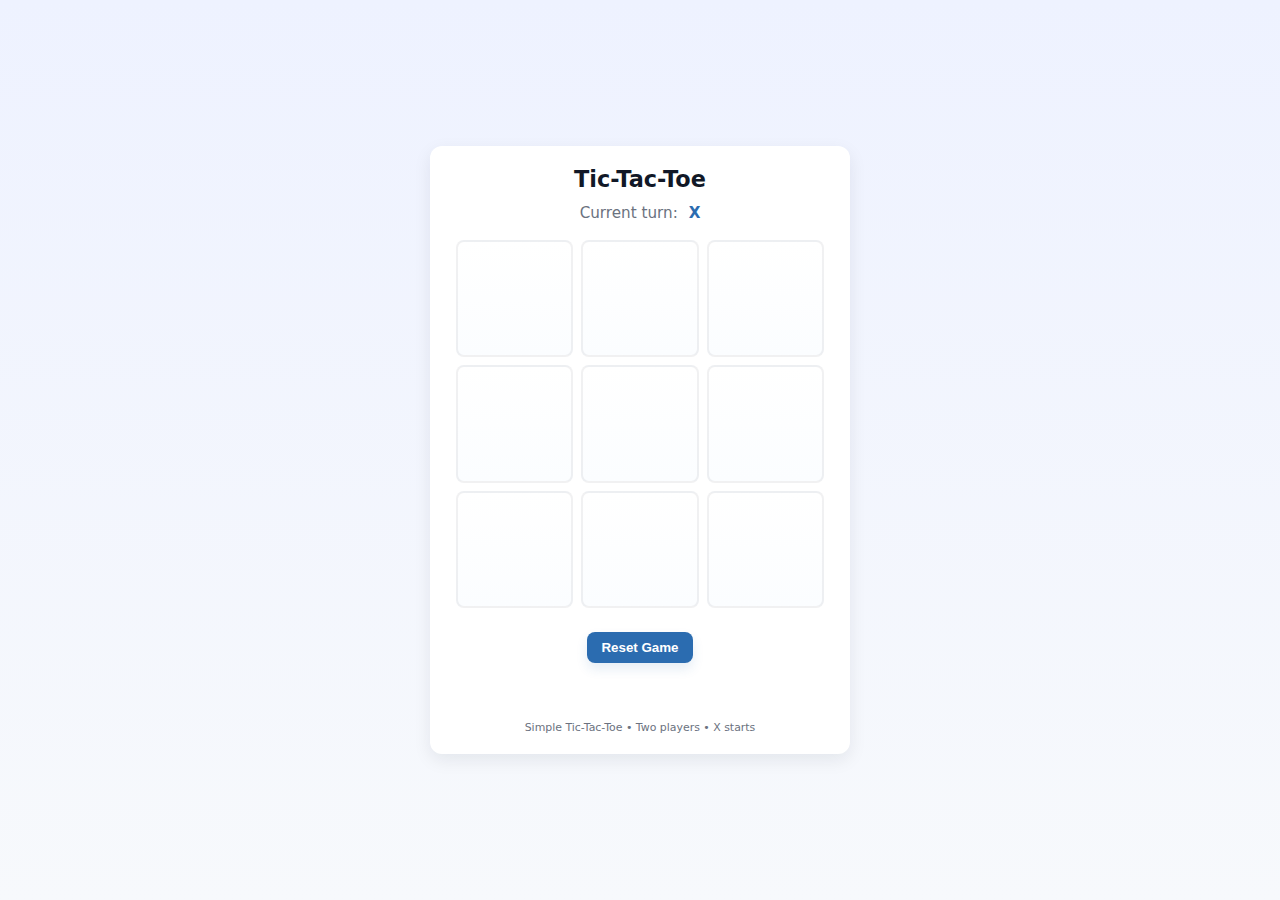
<file: task 3/index.html>
<!doctype html>
<html lang="en">
<head>
  <meta charset="utf-8" />
  <meta name="viewport" content="width=device-width,initial-scale=1" />
  <title>Tic-Tac-Toe</title>
  <link rel="stylesheet" href="style.css" />
  <script src="script.js" defer></script>
</head>
<body>
  <main class="container">
    <h1>Tic-Tac-Toe</h1>

    <section class="game">
      <div class="status" id="status">Current turn: <span id="currentPlayer">X</span></div>

      <div class="board" id="board" role="grid" aria-label="Tic Tac Toe board">
        <!-- Nine cells; JS will wire these up -->
        <button class="cell" data-index="0" aria-label="Cell 1" role="gridcell"></button>
        <button class="cell" data-index="1" aria-label="Cell 2" role="gridcell"></button>
        <button class="cell" data-index="2" aria-label="Cell 3" role="gridcell"></button>

        <button class="cell" data-index="3" aria-label="Cell 4" role="gridcell"></button>
        <button class="cell" data-index="4" aria-label="Cell 5" role="gridcell"></button>
        <button class="cell" data-index="5" aria-label="Cell 6" role="gridcell"></button>

        <button class="cell" data-index="6" aria-label="Cell 7" role="gridcell"></button>
        <button class="cell" data-index="7" aria-label="Cell 8" role="gridcell"></button>
        <button class="cell" data-index="8" aria-label="Cell 9" role="gridcell"></button>
      </div>

      <div class="controls">
        <button id="resetButton" class="btn">Reset Game</button>
      </div>

      <div id="message" class="message" aria-live="polite"></div>
    </section>

    <footer class="footer">
      <small>Simple Tic-Tac-Toe • Two players • X starts</small>
    </footer>
  </main>
</body>
</html>
</file>
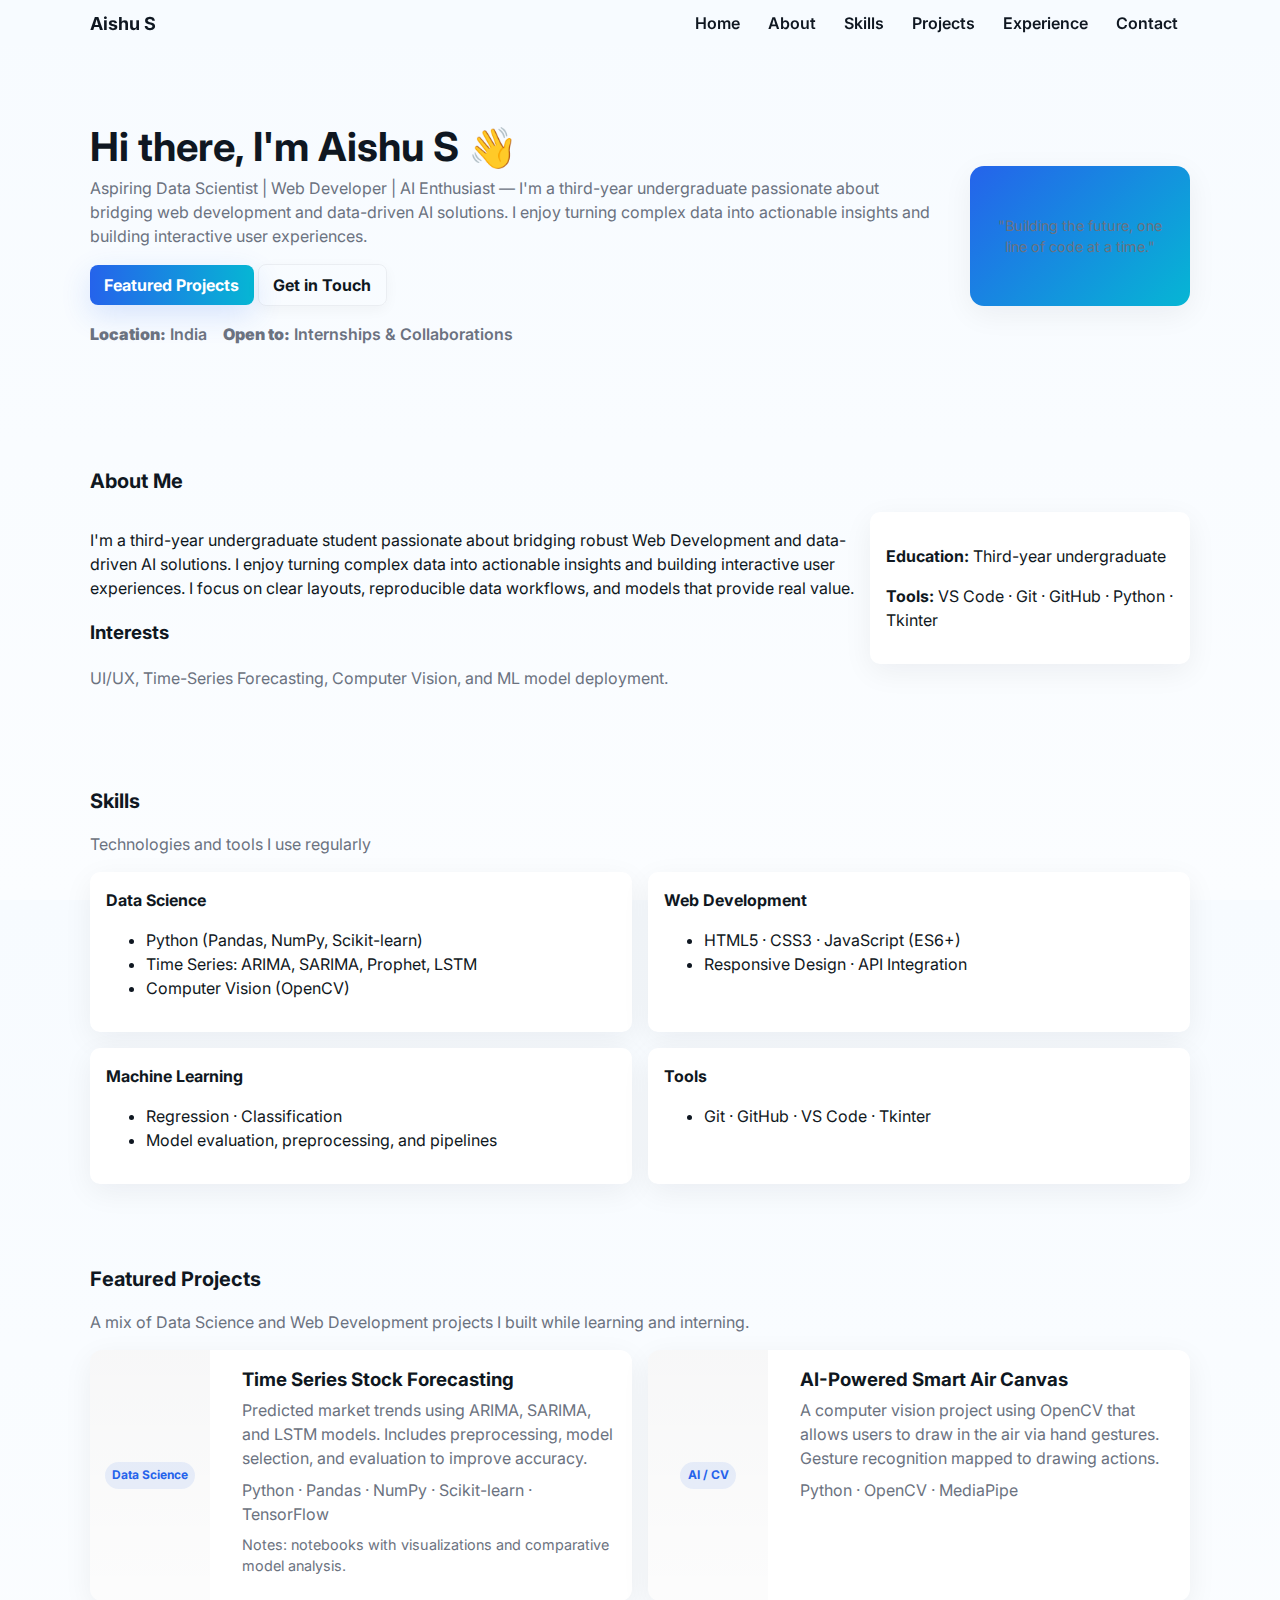
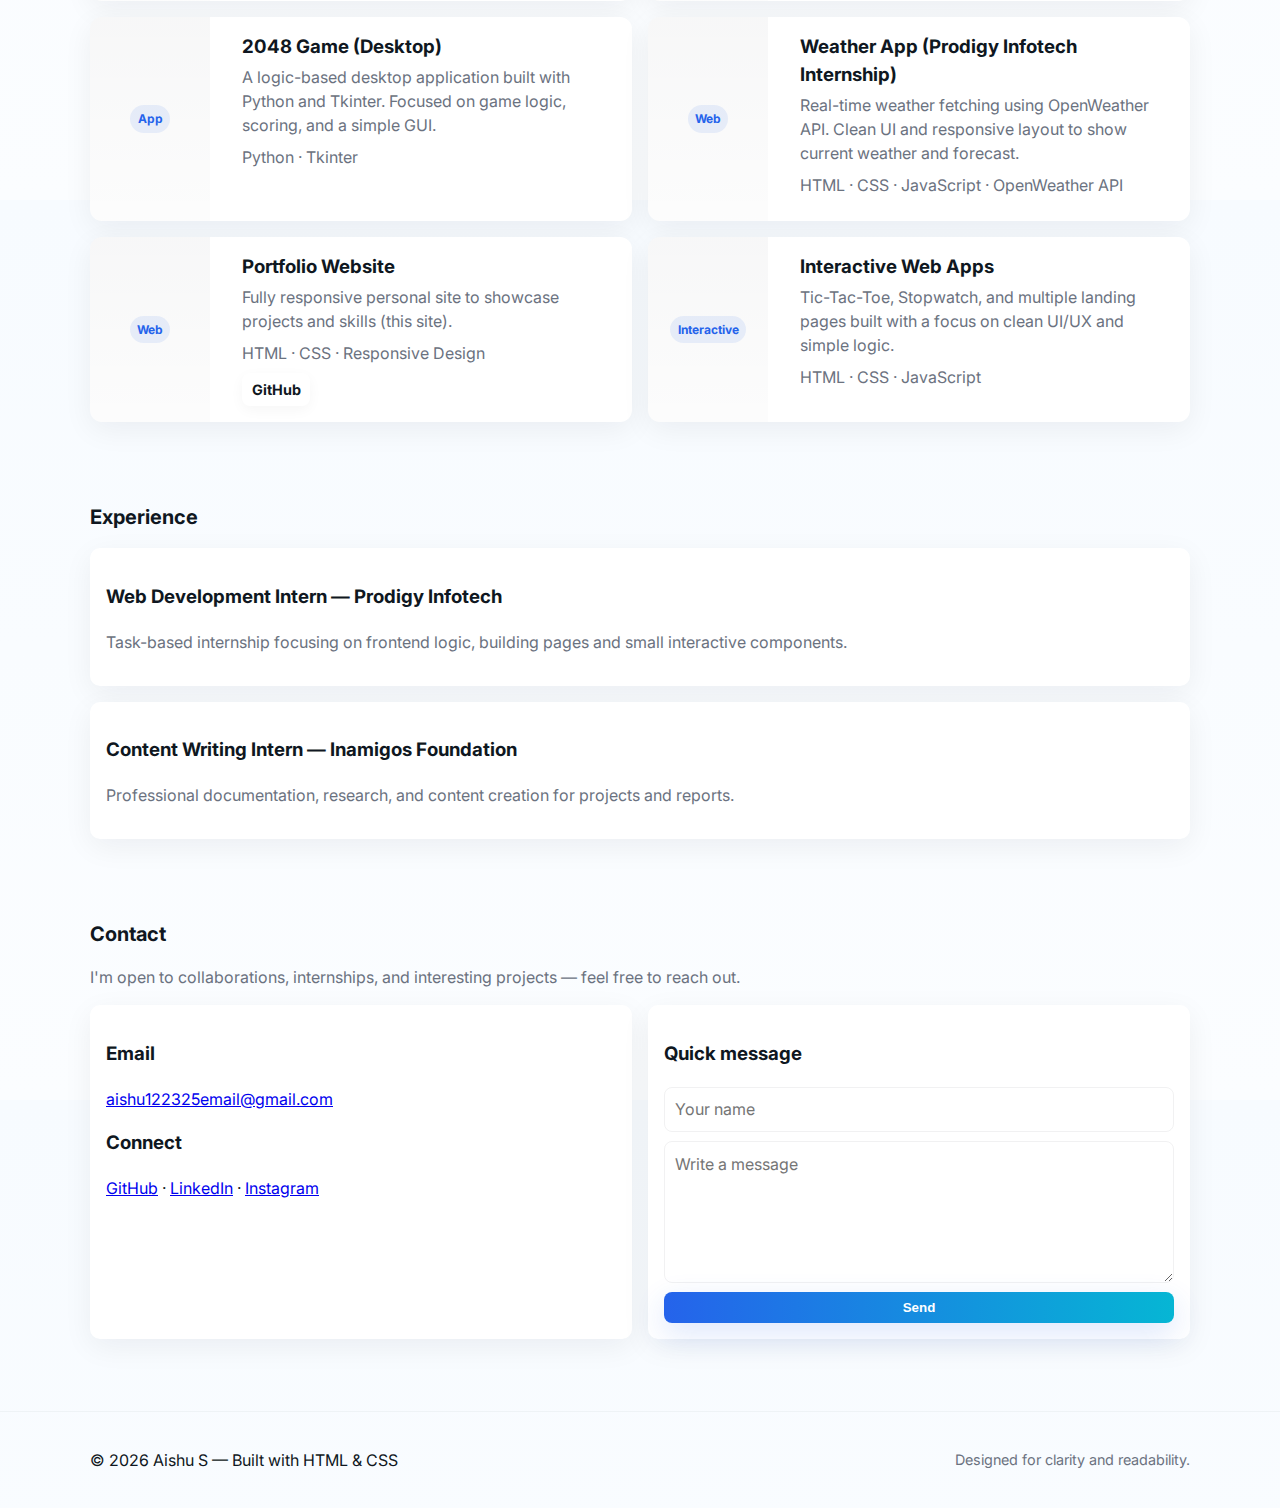
<file: task 4/index.html>
<!doctype html>
<html lang="en">
<head>
  <meta charset="utf-8" />
  <meta name="viewport" content="width=device-width,initial-scale=1" />
  <title>Aishu S — Portfolio</title>

  <!-- Google Font -->
  <link href="https://fonts.googleapis.com/css2?family=Inter:wght@300;400;600;700&display=swap" rel="stylesheet">

  <link rel="stylesheet" href="style.css">
  <meta name="description" content="Aishu S — Aspiring Data Scientist & Web Developer. Portfolio showcasing skills, projects, and contact information.">
</head>
<body>
  <header class="site-header" id="home">
    <div class="container header-inner">
      <a class="brand" href="#home">Aishu S</a>

      <!-- Mobile nav toggle (CSS only) -->
      <input class="nav-toggle" type="checkbox" id="nav-toggle" aria-hidden="true">
      <label class="nav-toggle-label" for="nav-toggle" aria-hidden="true" aria-label="Open navigation">
        <span></span>
      </label>

      <nav class="site-nav" aria-label="Main navigation">
        <ul>
          <li><a href="#home">Home</a></li>
          <li><a href="#about">About</a></li>
          <li><a href="#skills">Skills</a></li>
          <li><a href="#projects">Projects</a></li>
          <li><a href="#experience">Experience</a></li>
          <li><a href="#contact">Contact</a></li>
        </ul>
      </nav>
    </div>
  </header>

  <main>
    <!-- Hero / Home -->
    <section class="hero container">
      <div class="hero-content">
        <h1>Hi there, I'm Aishu S <span class="wave">👋</span></h1>
        <p class="lead">Aspiring Data Scientist | Web Developer | AI Enthusiast — I'm a third-year undergraduate passionate about bridging web development and data-driven AI solutions. I enjoy turning complex data into actionable insights and building interactive user experiences.</p>

        <div class="hero-ctas">
          <a class="btn primary" href="#projects">Featured Projects</a>
          <a class="btn outline" href="#contact">Get in Touch</a>
        </div>

        <ul class="quick-info">
          <li><strong>Location:</strong> India</li>
          <li><strong>Open to:</strong> Internships & Collaborations</li>
        </ul>
      </div>

      <div class="hero-art" aria-hidden="true">
        <div class="hero-card">
          <p class="muted small">"Building the future, one line of code at a time."</p>
        </div>
      </div>
    </section>

    <!-- About Me -->
    <section id="about" class="section container about">
      <h2>About Me</h2>
      <div class="about-grid">
        <div>
          <p>
            I'm a third-year undergraduate student passionate about bridging robust Web Development and data-driven AI solutions.
            I enjoy turning complex data into actionable insights and building interactive user experiences. I focus on clear layouts,
            reproducible data workflows, and models that provide real value.
          </p>

          <h3>Interests</h3>
          <p class="muted">UI/UX, Time-Series Forecasting, Computer Vision, and ML model deployment.</p>
        </div>

        <div class="about-stats">
          <p><strong>Education:</strong> Third-year undergraduate</p>
          <p><strong>Tools:</strong> VS Code · Git · GitHub · Python · Tkinter</p>
        </div>
      </div>
    </section>

    <!-- Skills -->
    <section id="skills" class="section container">
      <h2>Skills</h2>
      <p class="muted">Technologies and tools I use regularly</p>

      <div class="skills-list">
        <div class="skill-group">
          <h4>Data Science</h4>
          <ul>
            <li>Python (Pandas, NumPy, Scikit-learn)</li>
            <li>Time Series: ARIMA, SARIMA, Prophet, LSTM</li>
            <li>Computer Vision (OpenCV)</li>
          </ul>
        </div>

        <div class="skill-group">
          <h4>Web Development</h4>
          <ul>
            <li>HTML5 · CSS3 · JavaScript (ES6+)</li>
            <li>Responsive Design · API Integration</li>
          </ul>
        </div>

        <div class="skill-group">
          <h4>Machine Learning</h4>
          <ul>
            <li>Regression · Classification</li>
            <li>Model evaluation, preprocessing, and pipelines</li>
          </ul>
        </div>

        <div class="skill-group">
          <h4>Tools</h4>
          <ul>
            <li>Git · GitHub · VS Code · Tkinter</li>
          </ul>
        </div>
      </div>
    </section>

    <!-- Projects -->
    <section id="projects" class="section container">
      <h2>Featured Projects</h2>
      <p class="muted">A mix of Data Science and Web Development projects I built while learning and interning.</p>

      <div class="projects-grid">
        <article class="project-card">
          <div class="project-media" aria-hidden="true">
            <div class="project-tag">Data Science</div>
          </div>
          <div class="project-body">
            <h3>Time Series Stock Forecasting</h3>
            <p>Predicted market trends using ARIMA, SARIMA, and LSTM models. Includes preprocessing, model selection, and evaluation to improve accuracy.</p>
            <p class="tech">Python · Pandas · NumPy · Scikit-learn · TensorFlow</p>
            <p class="muted small">Notes: notebooks with visualizations and comparative model analysis.</p>
          </div>
        </article>

        <article class="project-card">
          <div class="project-media" aria-hidden="true">
            <div class="project-tag">AI / CV</div>
          </div>
          <div class="project-body">
            <h3>AI-Powered Smart Air Canvas</h3>
            <p>A computer vision project using OpenCV that allows users to draw in the air via hand gestures. Gesture recognition mapped to drawing actions.</p>
            <p class="tech">Python · OpenCV · MediaPipe</p>
          </div>
        </article>

        <article class="project-card">
          <div class="project-media" aria-hidden="true">
            <div class="project-tag">App</div>
          </div>
          <div class="project-body">
            <h3>2048 Game (Desktop)</h3>
            <p>A logic-based desktop application built with Python and Tkinter. Focused on game logic, scoring, and a simple GUI.</p>
            <p class="tech">Python · Tkinter</p>
          </div>
        </article>

        <article class="project-card">
          <div class="project-media" aria-hidden="true">
            <div class="project-tag">Web</div>
          </div>
          <div class="project-body">
            <h3>Weather App (Prodigy Infotech Internship)</h3>
            <p>Real-time weather fetching using OpenWeather API. Clean UI and responsive layout to show current weather and forecast.</p>
            <p class="tech">HTML · CSS · JavaScript · OpenWeather API</p>
          </div>
        </article>

        <article class="project-card">
          <div class="project-media" aria-hidden="true">
            <div class="project-tag">Web</div>
          </div>
          <div class="project-body">
            <h3>Portfolio Website</h3>
            <p>Fully responsive personal site to showcase projects and skills (this site).</p>
            <p class="tech">HTML · CSS · Responsive Design</p>
            <div class="project-links">
              <a class="btn small" href="https://github.com/aishu-codes" target="_blank" rel="noopener">GitHub</a>
            </div>
          </div>
        </article>

        <article class="project-card">
          <div class="project-media" aria-hidden="true">
            <div class="project-tag">Interactive</div>
          </div>
          <div class="project-body">
            <h3>Interactive Web Apps</h3>
            <p>Tic-Tac-Toe, Stopwatch, and multiple landing pages built with a focus on clean UI/UX and simple logic.</p>
            <p class="tech">HTML · CSS · JavaScript</p>
          </div>
        </article>
      </div>
    </section>

    <!-- Experience -->
    <section id="experience" class="section container">
      <h2>Experience</h2>
      <div class="experience-list">
        <div class="experience-item">
          <h3>Web Development Intern — Prodigy Infotech</h3>
          <p class="muted">Task-based internship focusing on frontend logic, building pages and small interactive components.</p>
        </div>

        <div class="experience-item">
          <h3>Content Writing Intern — Inamigos Foundation</h3>
          <p class="muted">Professional documentation, research, and content creation for projects and reports.</p>
        </div>
      </div>
    </section>

    <!-- Contact -->
    <section id="contact" class="section container contact">
      <h2>Contact</h2>
      <p class="muted">I'm open to collaborations, internships, and interesting projects — feel free to reach out.</p>

      <div class="contact-grid">
        <div class="contact-card">
          <h3>Email</h3>
          <p><a href="mailto:aishu122325email@gmail.com">aishu122325email@gmail.com</a></p>

          <h3>Connect</h3>
          <p>
            <a href="https://github.com/aishu-codes" target="_blank" rel="noopener">GitHub</a> ·
            <a href="#" target="_blank" rel="noopener">LinkedIn</a> ·
            <a href="https://instagram.com/aishu.codes" target="_blank" rel="noopener">Instagram</a>
          </p>
        </div>

        <div class="contact-card">
          <h3>Quick message</h3>
          <form class="contact-form" action="mailto:aishu122325email@gmail.com" method="get" accept-charset="utf-8">
            <label for="name" class="sr-only">Name</label>
            <input id="name" name="name" type="text" placeholder="Your name" required>

            <label for="message" class="sr-only">Message</label>
            <textarea id="message" name="message" rows="5" placeholder="Write a message" required></textarea>

            <button class="btn primary" type="submit">Send</button>
          </form>
        </div>
      </div>
    </section>
  </main>

  <footer class="site-footer">
    <div class="container footer-inner">
      <p>© <span id="year"></span> Aishu S — Built with HTML &amp; CSS</p>
      <p class="muted small">Designed for clarity and readability.</p>
    </div>
  </footer>

  <!-- Small inline script to update the year -->
  <script>
    document.getElementById('year').textContent = new Date().getFullYear();
  </script>
</body>
</html>
</file>
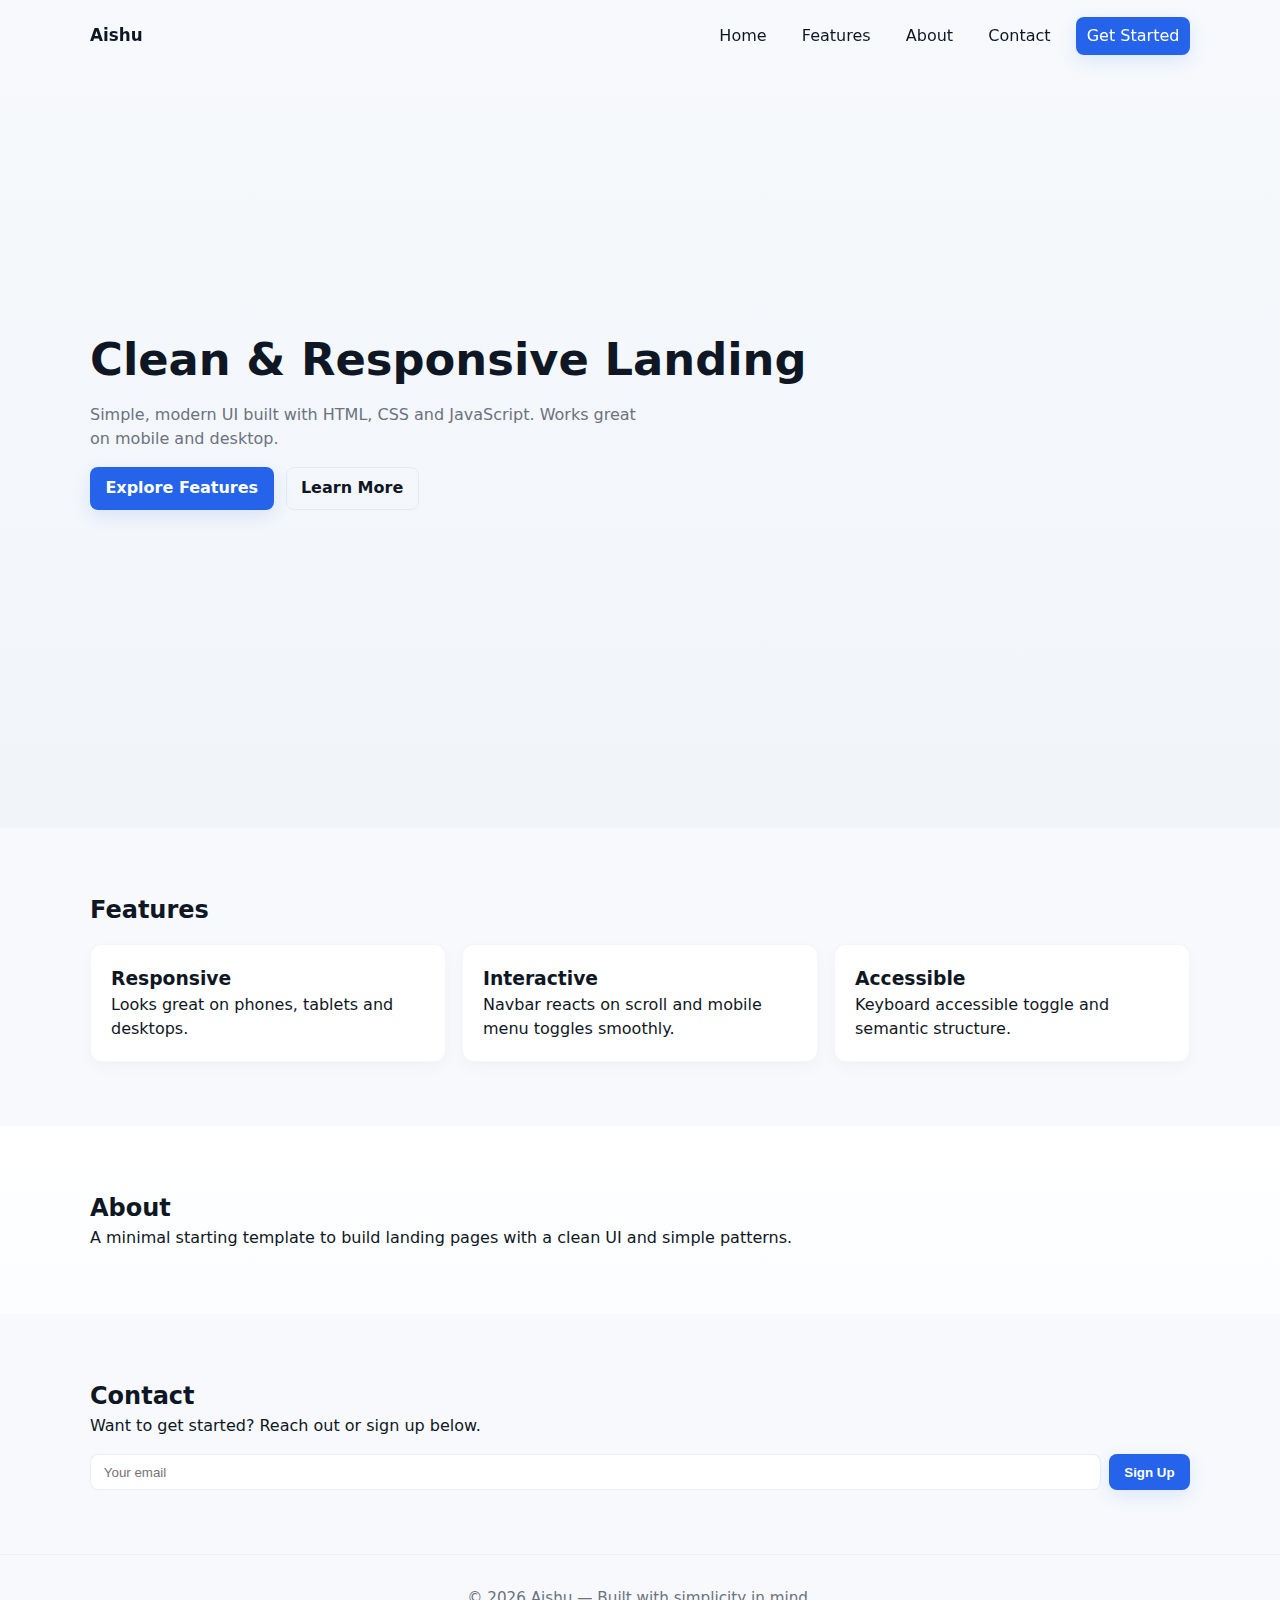
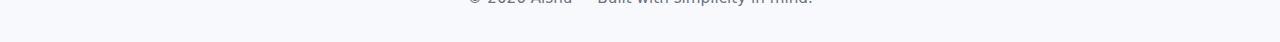
<file: task1/index.html>
<!doctype html>
<html lang="en">

<head>
    <meta charset="utf-8" />
    <meta name="viewport" content="width=device-width, initial-scale=1" />
    <title>Simple Responsive Landing</title>
    <meta name="description" content="Responsive landing page with scroll-reactive navbar." />
    <link rel="stylesheet" href="style.css" />
</head>

<body>
    <header>
        <nav class="navbar" id="navbar">
            <div class="container nav-inner">
                <a class="brand" href="#">Aishu</a>

                <button class="nav-toggle" id="navToggle" aria-controls="navMenu" aria-expanded="false"
                    aria-label="Toggle navigation">
                    <span class="hamburger"></span>
                </button>

                <ul class="nav-menu" id="navMenu">
                    <li><a href="#home">Home</a></li>
                    <li><a href="#features">Features</a></li>
                    <li><a href="#about">About</a></li>
                    <li><a href="#contact">Contact</a></li>
                    <li><a class="btn primary" href="#signup">Get Started</a></li>
                </ul>
            </div>
        </nav>
    </header>

    <main>
        <section id="home" class="hero">
            <div class="container hero-content">
                <h1>Clean & Responsive Landing</h1>
                <p>Simple, modern UI built with HTML, CSS and JavaScript. Works great on mobile and desktop.</p>
                <div class="hero-cta">
                    <a class="btn primary" href="#features">Explore Features</a>
                    <a class="btn ghost" href="#about">Learn More</a>
                </div>
            </div>
        </section>

        <section id="features" class="section">
            <div class="container">
                <h2>Features</h2>
                <div class="grid">
                    <article class="card">
                        <h3>Responsive</h3>
                        <p>Looks great on phones, tablets and desktops.</p>
                    </article>
                    <article class="card">
                        <h3>Interactive</h3>
                        <p>Navbar reacts on scroll and mobile menu toggles smoothly.</p>
                    </article>
                    <article class="card">
                        <h3>Accessible</h3>
                        <p>Keyboard accessible toggle and semantic structure.</p>
                    </article>
                </div>
            </div>
        </section>

        <section id="about" class="section alt">
            <div class="container">
                <h2>About</h2>
                <p>A minimal starting template to build landing pages with a clean UI and simple patterns.</p>
            </div>
        </section>

        <section id="contact" class="section">
            <div class="container">
                <h2>Contact</h2>
                <p>Want to get started? Reach out or sign up below.</p>
                <form id="signup" class="form">
                    <input type="email" placeholder="Your email" aria-label="Email address" required />
                    <button class="btn primary" type="submit">Sign Up</button>
                </form>
            </div>
        </section>
    </main>

    <footer class="site-footer">
        <div class="container">
            <p>&copy; <span id="year"></span> Aishu — Built with simplicity in mind.</p>
        </div>
    </footer>

    <script src="script.js" defer></script>
</body>

</html>
</file>
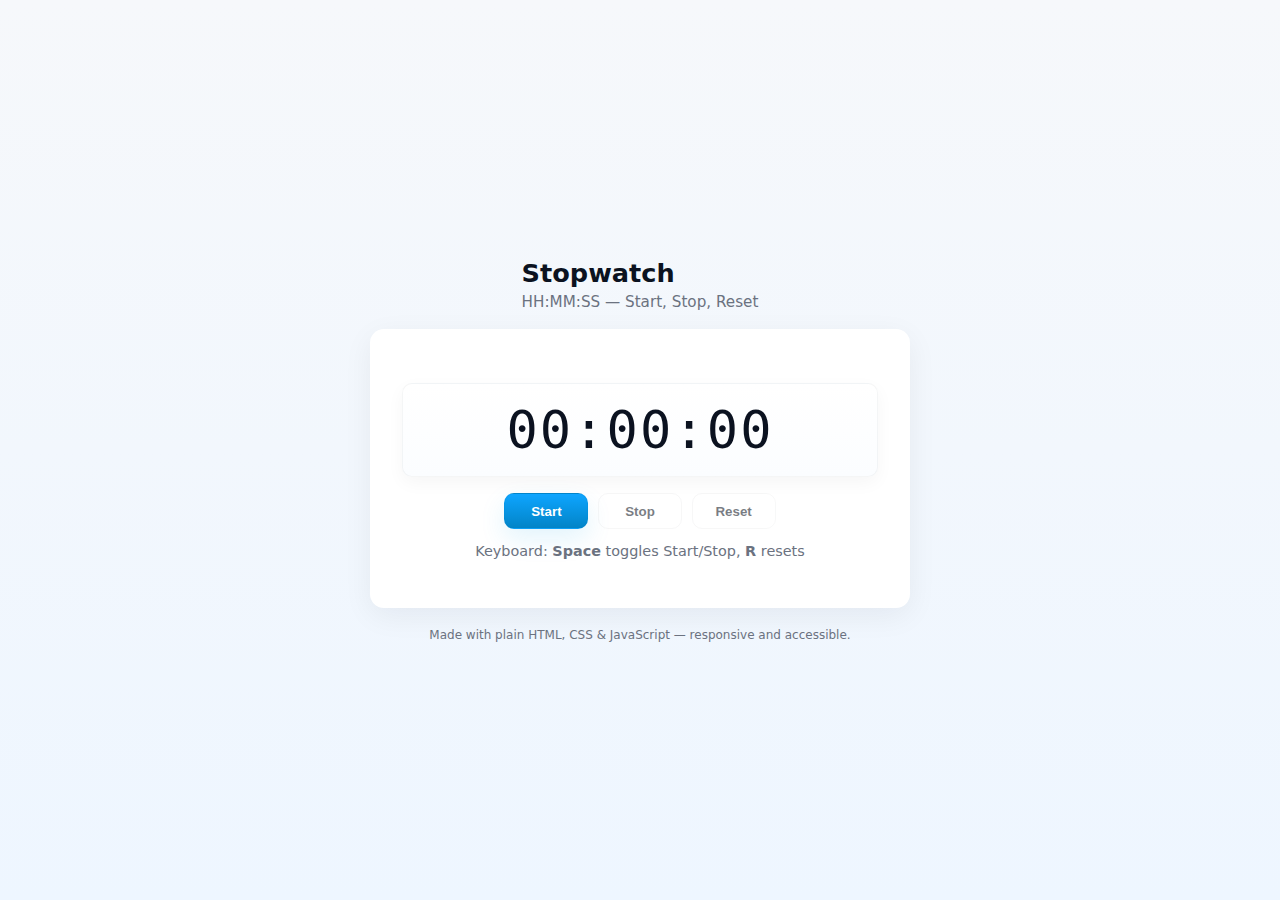
<file: task2/index.html>
<!doctype html>
<html lang="en">
<head>
  <meta charset="utf-8" />
  <meta name="viewport" content="width=device-width,initial-scale=1" />
  <title>Stopwatch</title>
  <meta name="description" content="Simple responsive stopwatch with Start, Stop and Reset buttons." />
  <link rel="stylesheet" href="style.css" />
</head>
<body>
  <main class="wrap">
    <header class="header">
      <h1 class="title">Stopwatch</h1>
      <p class="subtitle">HH:MM:SS — Start, Stop, Reset</p>
    </header>

    <section class="stopwatch" aria-labelledby="title">
      <div class="display" id="timeDisplay" role="timer" aria-live="polite">00:00:00</div>

      <div class="controls" role="group" aria-label="Stopwatch controls">
        <button id="startBtn" class="btn btn-primary" type="button" aria-pressed="false">Start</button>
        <button id="stopBtn" class="btn" type="button" disabled>Stop</button>
        <button id="resetBtn" class="btn" type="button" disabled>Reset</button>
      </div>

      <p class="hint">Keyboard: <strong>Space</strong> toggles Start/Stop, <strong>R</strong> resets</p>
    </section>

    <footer class="footer">
      <small>Made with plain HTML, CSS & JavaScript — responsive and accessible.</small>
    </footer>
  </main>

  <script src="script.js" defer></script>
</body>
</html>
</file>
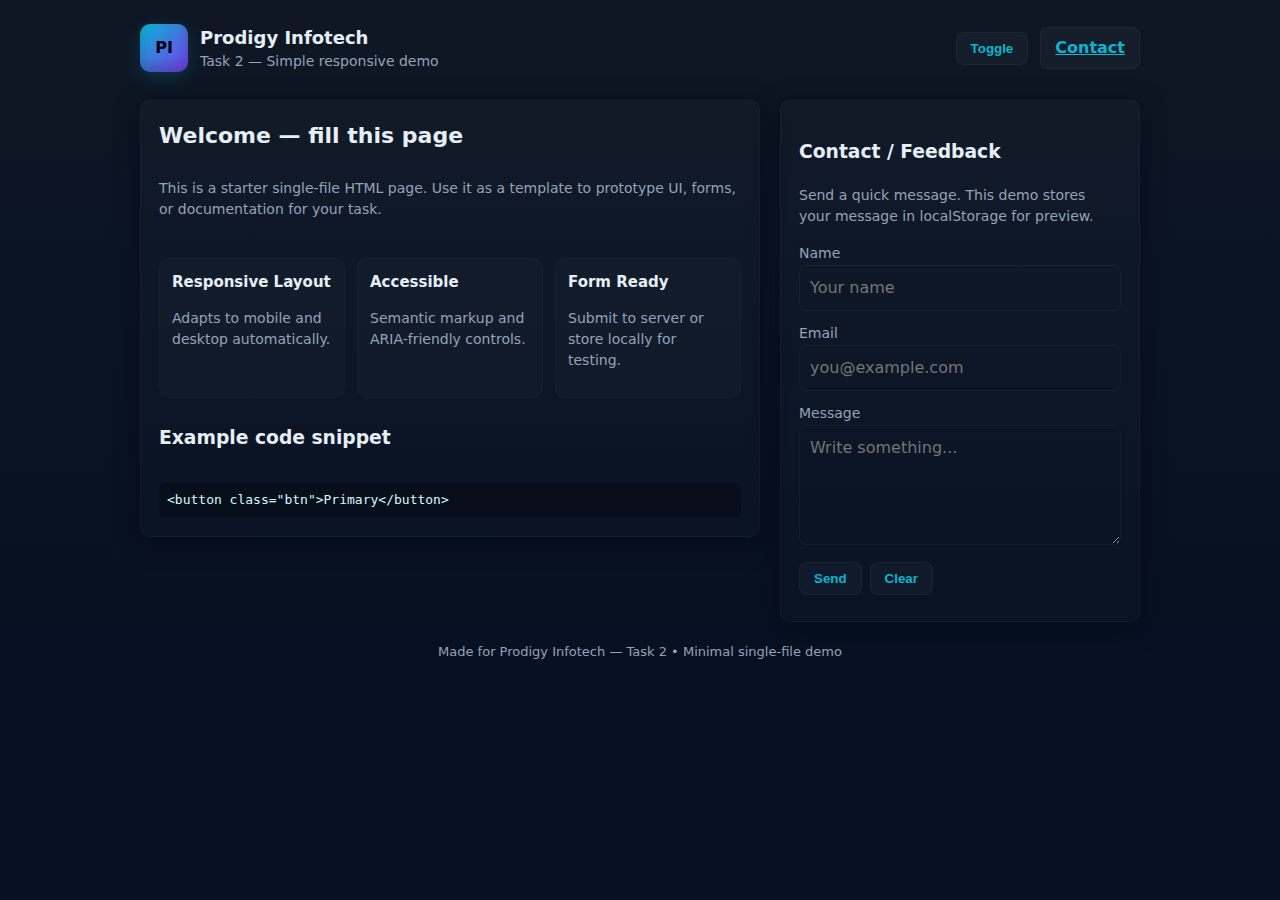
<file: task2/1.html>
<!doctype html>
<html lang="en">
<head>
    <meta charset="utf-8" />
    <meta name="viewport" content="width=device-width,initial-scale=1" />
    <title>Prodigy Infotech — Task 2</title>
    <meta name="description" content="Simple responsive page for Prodigy Infotech task." />
    <style>
        :root{
            --bg:#0f1724;
            --card:#0b1220;
            --muted:#94a3b8;
            --accent:#06b6d4;
            --glass: rgba(255,255,255,0.03);
            --radius:10px;
            font-family: Inter, system-ui, -apple-system, "Segoe UI", Roboto, "Helvetica Neue", Arial;
        }
        *{box-sizing:border-box}
        html,body{height:100%}
        body{
            margin:0;
            background:linear-gradient(180deg,var(--bg),#061022 80%);
            color:#e6eef6;
            -webkit-font-smoothing:antialiased;
            -moz-osx-font-smoothing:grayscale;
            line-height:1.5;
            padding:24px;
        }

        .container{
            max-width:1000px;
            margin:0 auto;
        }

        header{
            display:flex;
            align-items:center;
            justify-content:space-between;
            gap:16px;
            margin-bottom:28px;
        }
        .brand{
            display:flex;
            gap:12px;
            align-items:center;
        }
        .logo{
            width:48px;height:48px;border-radius:10px;
            background:linear-gradient(135deg,var(--accent),#7c3aed);
            display:grid;place-items:center;font-weight:700;color:#001;
            box-shadow:0 6px 18px rgba(6,182,212,0.18), inset 0 -6px 12px rgba(0,0,0,0.2);
        }
        h1{font-size:18px;margin:0}
        .nav{
            display:flex;
            gap:12px;
            align-items:center;
        }
        .btn{
            background:var(--glass);
            border:1px solid rgba(255,255,255,0.04);
            color:var(--accent);
            padding:8px 14px;border-radius:8px;
            cursor:pointer;font-weight:600;
        }

        .grid{
            display:grid;
            grid-template-columns:1fr 360px;
            gap:20px;
            align-items:start;
        }

        .card{
            background:linear-gradient(180deg,rgba(255,255,255,0.02), rgba(255,255,255,0.01));
            border-radius:var(--radius);
            padding:18px;
            border:1px solid rgba(255,255,255,0.03);
            box-shadow:0 6px 24px rgba(2,6,23,0.6);
        }

        .hero{
            display:flex;
            flex-direction:column;
            gap:12px;
        }
        .hero h2{margin:0;font-size:22px}
        .muted{color:var(--muted);font-size:14px}

        .features{
            display:grid;
            grid-template-columns:repeat(auto-fit,minmax(180px,1fr));
            gap:12px;
            margin-top:12px;
        }
        .feature{
            background:rgba(255,255,255,0.02);
            padding:12px;border-radius:10px;border:1px solid rgba(255,255,255,0.02);
            min-height:72px;
        }
        .feature h4{margin:0 0 6px 0;font-size:15px}
        code.snippet{
            display:block;
            white-space:pre;
            background:rgba(0,0,0,0.25);
            padding:8px;border-radius:6px;font-family:monospace;font-size:13px;
            color:#d1faff;overflow:auto;
        }

        form .row{display:flex;gap:8px}
        .input, textarea{
            width:100%;
            padding:10px;border-radius:8px;border:1px solid rgba(255,255,255,0.04);
            background:transparent;color:inherit;font:inherit;
            outline:none;
        }
        textarea{min-height:120px;resize:vertical}

        footer{
            margin-top:20px;color:var(--muted);font-size:13px;text-align:center;
        }

        @media (max-width:880px){
            .grid{grid-template-columns:1fr}
            header{flex-direction:column;align-items:flex-start;gap:12px}
        }
    </style>
</head>
<body>
    <div class="container">
        <header>
            <div class="brand">
                <div class="logo">PI</div>
                <div>
                    <h1>Prodigy Infotech</h1>
                    <div class="muted">Task 2 — Simple responsive demo</div>
                </div>
            </div>
            <nav class="nav" aria-label="Primary">
                <button class="btn" id="themeToggle" title="Toggle theme">Toggle</button>
                <a class="btn" href="#contact">Contact</a>
            </nav>
        </header>

        <main class="grid" role="main">
            <section class="card hero" aria-labelledby="heroTitle">
                <h2 id="heroTitle">Welcome — fill this page</h2>
                <p class="muted">This is a starter single-file HTML page. Use it as a template to prototype UI, forms, or documentation for your task.</p>

                <div class="features" aria-hidden="false">
                    <div class="feature">
                        <h4>Responsive Layout</h4>
                        <p class="muted">Adapts to mobile and desktop automatically.</p>
                    </div>
                    <div class="feature">
                        <h4>Accessible</h4>
                        <p class="muted">Semantic markup and ARIA-friendly controls.</p>
                    </div>
                    <div class="feature">
                        <h4>Form Ready</h4>
                        <p class="muted">Submit to server or store locally for testing.</p>
                    </div>
                </div>

                <h3 style="margin-top:14px">Example code snippet</h3>
                <code class="snippet">&lt;button class="btn"&gt;Primary&lt;/button&gt;</code>
            </section>

            <aside class="card" id="contact" aria-labelledby="contactTitle">
                <h3 id="contactTitle">Contact / Feedback</h3>
                <p class="muted">Send a quick message. This demo stores your message in localStorage for preview.</p>

                <form id="feedbackForm" novalidate>
                    <div style="margin-bottom:10px">
                        <label class="muted" for="name">Name</label>
                        <input id="name" class="input" name="name" type="text" placeholder="Your name" required />
                    </div>

                    <div style="margin-bottom:10px">
                        <label class="muted" for="email">Email</label>
                        <input id="email" class="input" name="email" type="email" placeholder="you@example.com" required />
                    </div>

                    <div style="margin-bottom:10px">
                        <label class="muted" for="message">Message</label>
                        <textarea id="message" name="message" placeholder="Write something..." required></textarea>
                    </div>

                    <div style="display:flex;gap:8px;align-items:center">
                        <button class="btn" type="submit">Send</button>
                        <button id="clearBtn" type="button" class="btn" title="Clear saved messages">Clear</button>
                    </div>

                    <div id="status" class="muted" style="margin-top:8px;font-size:13px"></div>
                </form>
            </aside>
        </main>

        <footer>
            <div>Made for Prodigy Infotech — Task 2 • Minimal single-file demo</div>
        </footer>
    </div>

    <script>
        // Simple behavior: save form to localStorage, basic validation, theme toggle
        const form = document.getElementById('feedbackForm');
        const status = document.getElementById('status');
        const clearBtn = document.getElementById('clearBtn');
        const themeToggle = document.getElementById('themeToggle');

        const STORAGE_KEY = 'pi_task2_messages_v1';

        function loadLast() {
            try {
                const raw = localStorage.getItem(STORAGE_KEY);
                if (!raw) return;
                const items = JSON.parse(raw);
                if (!items.length) return;
                const last = items[items.length - 1];
                form.name.value = last.name || '';
                form.email.value = last.email || '';
                form.message.value = last.message || '';
                status.textContent = 'Loaded last saved message preview';
            } catch(e){ console.warn(e) }
        }

        function saveMessage(obj) {
            try {
                const raw = localStorage.getItem(STORAGE_KEY);
                const items = raw ? JSON.parse(raw) : [];
                items.push(Object.assign({ts:new Date().toISOString()}, obj));
                // keep last 10
                localStorage.setItem(STORAGE_KEY, JSON.stringify(items.slice(-10)));
            } catch(e){ console.warn(e) }
        }

        form.addEventListener('submit', (ev)=>{
            ev.preventDefault();
            const data = {
                name: form.name.value.trim(),
                email: form.email.value.trim(),
                message: form.message.value.trim()
            };
            if(!data.name || !data.email || !data.message){
                status.textContent = 'Please fill all fields.';
                return;
            }
            saveMessage(data);
            status.textContent = 'Message saved locally. (Demo mode — no server)';
            form.reset();
        });

        clearBtn.addEventListener('click', ()=>{
            localStorage.removeItem(STORAGE_KEY);
            status.textContent = 'Saved messages cleared.';
            form.reset();
        });

        // simple theme toggle (light/dark, very subtle)
        themeToggle.addEventListener('click', ()=>{
            document.documentElement.style.setProperty('--bg',
                getComputedStyle(document.documentElement).getPropertyValue('--bg').trim() === '#ffffff' ? '#0f1724' : '#ffffff');
            document.documentElement.style.setProperty('--card',
                getComputedStyle(document.documentElement).getPropertyValue('--card').trim() === '#ffffff' ? '#0b1220' : '#ffffff');
            // This toggles briefly; for production implement a more thorough approach.
        });

        // initialize
        loadLast();
    </script>
</body>
</html></div>
</file>
<file: task 3/style.css>
:root{
  --bg: #f7f9fc;
  --card: #ffffff;
  --accent: #2b6cb0;
  --x-color: #e53e3e;
  --o-color: #2b6cb0;
  --muted: #6b7280;
  --win-color: #68d391;
}

*{box-sizing:border-box}
html,body{height:100%}
body{
  margin:0;
  font-family:system-ui, -apple-system, "Segoe UI", Roboto, "Helvetica Neue", Arial;
  background: linear-gradient(180deg, #eef2ff 0%, var(--bg) 100%);
  color:#111827;
  display:flex;
  align-items:center;
  justify-content:center;
  padding:24px;
}

.container{
  width:100%;
  max-width:420px;
  background:var(--card);
  border-radius:12px;
  padding:20px;
  box-shadow:0 6px 18px rgba(15,23,42,0.08);
  text-align:center;
}

h1{
  margin:0 0 12px;
  font-size:1.4rem;
}

.game{
  display:flex;
  flex-direction:column;
  gap:12px;
  align-items:stretch;
}

.status{
  font-size:0.95rem;
  color:var(--muted);
}

#currentPlayer{
  font-weight:700;
  color:var(--accent);
  margin-left:6px;
}

.board{
  display:grid;
  grid-template-columns:repeat(3, 1fr);
  gap:8px;
  padding:6px;
  justify-items:stretch;
  align-items:stretch;
}

.cell{
  width:100%;
  aspect-ratio:1/1;
  background:linear-gradient(180deg, #fff 0%, #fbfdff 100%);
  border:2px solid rgba(15,23,42,0.06);
  border-radius:8px;
  font-size:2.4rem;
  font-weight:700;
  display:flex;
  align-items:center;
  justify-content:center;
  cursor:pointer;
  transition:transform 0.08s ease, box-shadow 0.08s ease;
  user-select:none;
  color:#111827;
}

.cell:hover{
  transform:translateY(-4px);
  box-shadow:0 8px 18px rgba(15,23,42,0.06);
}

.cell.filled{
  cursor:default;
  transform:none;
  box-shadow:none;
}

.cell.x{
  color:var(--x-color);
}

.cell.o{
  color:var(--o-color);
}

.cell.win{
  background: linear-gradient(180deg, #f0fff4 0%, #ecfdf5 100%);
  border-color: rgba(104,211,145,0.5);
  box-shadow: 0 6px 14px rgba(72,187,120,0.08) inset;
}

.controls{
  display:flex;
  justify-content:center;
  gap:8px;
  margin-top:6px;
}

.btn{
  padding:8px 14px;
  background:var(--accent);
  color:white;
  border:none;
  border-radius:8px;
  cursor:pointer;
  font-weight:600;
  box-shadow:0 6px 12px rgba(43,108,176,0.12);
}

.btn:hover{opacity:0.95}

.message{
  min-height:28px;
  margin-top:6px;
  color:var(--muted);
  font-size:0.95rem;
}

.footer{margin-top:10px; color:var(--muted); font-size:0.82rem}
</file>
<file: task 4/style.css>
/* style.css — Clean responsive portfolio styles
   Keep it simple, readable, and mobile-friendly
*/

/* Variables */
:root{
  --bg: #fbfdff;
  --card: #ffffff;
  --text: #0f1721;
  --muted: #6b7280;
  --accent: #2563eb;
  --accent-2: #06b6d4;
  --radius: 12px;
  --max-width: 1100px;
  --gap: 1.25rem;
  --section-pad: 2.5rem;
  --shadow: 0 8px 30px rgba(12,20,30,0.06);
}

/* Reset and base */
*{box-sizing:border-box}
html,body{height:100%}
body{
  margin:0;
  font-family: "Inter", system-ui, -apple-system, "Segoe UI", Roboto, "Helvetica Neue", Arial;
  background: linear-gradient(180deg, #f7fbff 0%, #fbfdff 100%);
  color:var(--text);
  -webkit-font-smoothing:antialiased;
  -moz-osx-font-smoothing:grayscale;
  line-height:1.5;
  font-size:16px;
}

/* Layout container */
.container{
  width:92%;
  max-width:var(--max-width);
  margin-left:auto;
  margin-right:auto;
}

/* Header */
.site-header{
  background:transparent;
  position:sticky;
  top:0;
  z-index:50;
  padding:0.6rem 0;
  backdrop-filter: blur(6px);
}
.header-inner{
  display:flex;
  align-items:center;
  justify-content:space-between;
  gap:1rem;
}
.brand{
  font-weight:700;
  color:var(--text);
  text-decoration:none;
  font-size:1.125rem;
}

/* Nav */
.site-nav ul{
  list-style:none;
  margin:0;
  padding:0;
  display:flex;
  gap:0.25rem;
  align-items:center;
}
.site-nav a{
  text-decoration:none;
  color:var(--text);
  padding:0.5rem 0.75rem;
  border-radius:8px;
  font-weight:600;
  transition:all 150ms ease;
}
.site-nav a:hover,
.site-nav a:focus{
  background:rgba(37,99,235,0.08);
  outline: none;
}

/* Mobile nav toggle */
.nav-toggle{ display:none; }
.nav-toggle-label{
  display:none;
  width:44px;
  height:44px;
  border-radius:10px;
  cursor:pointer;
  align-items:center;
  justify-content:center;
}
.nav-toggle-label span,
.nav-toggle-label span::before,
.nav-toggle-label span::after{
  display:block;
  width:20px;
  height:2px;
  background:var(--text);
  border-radius:2px;
  position:relative;
  transition:transform 200ms cubic-bezier(.2,.8,.2,1);
}
.nav-toggle-label span::before,
.nav-toggle-label span::after{
  content:"";
  position:absolute;
  left:0;
}
.nav-toggle-label span::before{ top:-6px; }
.nav-toggle-label span::after{ top:6px; }

/* Hero */
.hero{
  display:flex;
  gap:2rem;
  align-items:center;
  padding:3.25rem 0;
}
.hero-content{ flex:1 1 560px; }
.hero h1{
  margin:0 0 0.5rem 0;
  font-size:1.85rem;
  line-height:1.05;
}
.wave{ display:inline-block; transform:translateY(1px); }
.lead{
  margin:0 0 1rem 0;
  color:var(--muted);
}

/* Quick info */
.quick-info{
  list-style:none;
  padding:0;
  margin:1rem 0 0 0;
  display:flex;
  gap:1rem;
  flex-wrap:wrap;
  color:var(--muted);
  font-weight:600;
}

/* Hero art card */
.hero-art{ flex:0 0 220px; height:160px; display:flex; align-items:center; justify-content:center; }
.hero-card{
  width:100%;
  height:140px;
  border-radius:14px;
  background:linear-gradient(135deg,var(--accent),var(--accent-2));
  display:flex;
  align-items:center;
  justify-content:center;
  color:white;
  box-shadow:var(--shadow);
  padding:1rem;
  text-align:center;
}

/* Buttons */
.btn{
  display:inline-block;
  text-decoration:none;
  border:0;
  padding:0.5rem 0.9rem;
  border-radius:8px;
  cursor:pointer;
  font-weight:700;
  color:var(--text);
  background:var(--card);
  box-shadow: 0 4px 14px rgba(12,20,30,0.04);
}
.btn.small{ padding:0.35rem 0.6rem; font-size:0.9rem; }
.btn.primary{
  background:linear-gradient(90deg,var(--accent),var(--accent-2));
  color:#fff;
  box-shadow: 0 10px 30px rgba(37,99,235,0.16);
}
.btn.outline{
  background:transparent;
  border:1px solid rgba(15,23,33,0.06);
  color:var(--text);
}

/* Sections */
.section{ padding:var(--section-pad) 0; }
.section h2{ margin:0 0 0.5rem 0; font-size:1.25rem; }
.muted{ color:var(--muted); }
.small{ font-size:0.9rem; }

/* About layout */
.about-grid{ display:grid; grid-template-columns:1fr; gap:1rem; margin-top:1rem; }
.about-stats{ background:var(--card); padding:1rem; border-radius:10px; box-shadow:var(--shadow); }

/* Skills */
.skills-list{ display:grid; grid-template-columns:1fr; gap:1rem; margin-top:1rem; }
.skill-group{ background:var(--card); padding:1rem; border-radius:10px; box-shadow:var(--shadow); }
.skill-group h4{ margin:0 0 0.5rem 0; }

/* Projects */
.projects-grid{
  display:grid;
  grid-template-columns:1fr;
  gap:1rem;
  margin-top:1rem;
}
.project-card{
  display:flex;
  gap:1rem;
  background:var(--card);
  border-radius:12px;
  overflow:hidden;
  box-shadow:var(--shadow);
  align-items:stretch;
}
.project-media{
  width:120px;
  min-width:120px;
  display:flex;
  align-items:center;
  justify-content:center;
  background:linear-gradient(180deg, rgba(2,6,23,0.03), rgba(2,6,23,0.01));
  position:relative;
}
.project-tag{
  font-size:0.75rem;
  padding:0.3rem 0.45rem;
  background:rgba(37,99,235,0.09);
  color:var(--accent);
  border-radius:999px;
  font-weight:700;
}
.project-body{ padding:1rem; flex:1; }
.project-body h3{ margin:0 0 0.25rem 0; }
.project-body p{ margin:0 0 0.5rem 0; color:var(--muted) }

/* Experience */
.experience-list{ margin-top:1rem; display:grid; gap:1rem; }
.experience-item{ background:var(--card); padding:1rem; border-radius:10px; box-shadow:var(--shadow); }

/* Contact */
.contact-grid{ display:grid; grid-template-columns:1fr; gap:1rem; margin-top:1rem; }
.contact-card{ background:var(--card); padding:1rem; border-radius:10px; box-shadow:var(--shadow); }
.contact-form{ display:flex; flex-direction:column; gap:0.6rem; margin-top:0.5rem; }
.contact-form input, .contact-form textarea{
  padding:0.6rem; border-radius:8px; border:1px solid rgba(12,20,30,0.06); background:transparent; font:inherit;
}
.sr-only{
  position:absolute!important; width:1px;height:1px; padding:0;margin:-1px;overflow:hidden;clip:rect(0,0,0,0);white-space:nowrap;border:0;
}

/* Footer */
.site-footer{ padding:1.25rem 0; border-top:1px solid rgba(12,20,30,0.04); margin-top:2rem; }
.footer-inner{ display:flex; flex-direction:column; gap:0.5rem; align-items:flex-start; }

/* Responsive rules */
@media (min-width:720px){
  .hero h1{ font-size:2.5rem; }
  .hero{ padding:5rem 0; }
  .about-grid{ grid-template-columns:1fr 320px; align-items:start; }
  .skills-list{ grid-template-columns:repeat(2, 1fr); }
  .projects-grid{ grid-template-columns:repeat(2, 1fr); }
  .contact-grid{ grid-template-columns:1fr 1fr; }
  .footer-inner{ flex-direction:row; justify-content:space-between; align-items:center; }
}

/* Navigation: mobile layout */
@media (max-width:719px){
  .site-nav{
    position:absolute;
    left:8%;
    right:8%;
    top:64px;
    background:var(--card);
    margin:0;
    padding:0.75rem;
    border-radius:10px;
    box-shadow: var(--shadow);
    display:none;
  }
  .site-nav ul{ flex-direction:column; gap:0; }
  .site-nav a{ display:block; padding:0.75rem 1rem; }
  .nav-toggle{ display:inline-block; }
  .nav-toggle-label{ display:flex; align-items:center; justify-content:center; }
  .nav-toggle:checked ~ .site-nav{ display:block; }
}

/* Desktop nav adjustments */
@media (min-width:720px){
  .nav-toggle-label{ display:none; }
  .site-nav{ display:block; }
}

/* Focus outlines for accessibility */
a:focus, button:focus, input:focus, textarea:focus{
  outline:3px solid rgba(6,182,212,0.12);
  outline-offset:2px;
  box-shadow:0 0 0 4px rgba(6,182,212,0.04);
}

/* Reduce motion */
@media (prefers-reduced-motion: reduce){
  *{ transition:none !important; animation:none !important; }
}
</file>
<file: task1/style.css>
:root{
  --bg: #f7f9fc;
  --card: #ffffff;
  --text: #0f1724;
  --muted: #6b7280;
  --accent: #2563eb;
  --accent-600: #1d4ed8;
  --glass: rgba(255,255,255,0.7);
  --nav-height: 72px;
  --transition: 200ms ease;
  --max-width: 1100px;
}

/* Basic reset */
*{box-sizing:border-box;margin:0;padding:0}
html,body{height:100%}
body{
  font-family: Inter, ui-sans-serif, system-ui, -apple-system, "Segoe UI", Roboto, "Helvetica Neue", Arial;
  color:var(--text);
  background:var(--bg);
  line-height:1.5;
  -webkit-font-smoothing:antialiased;
  -moz-osx-font-smoothing:grayscale;
}

/* Utility container */
.container{
  width:90%;
  max-width:var(--max-width);
  margin:0 auto;
}

/* NAVBAR */
.navbar{
  position:fixed;
  inset:0 0 auto 0;
  top:0;
  z-index:60;
  width:100%;
  transition: background var(--transition), box-shadow var(--transition), backdrop-filter var(--transition);
  background: transparent;
  height:var(--nav-height);
  display:flex;
  align-items:center;
}
.nav-inner{
  display:flex;
  align-items:center;
  justify-content:space-between;
  height:100%;
}

/* Brand */
.brand{
  font-weight:700;
  color:var(--text);
  text-decoration:none;
  font-size:1.05rem;
}

/* Nav menu */
.nav-menu{
  list-style:none;
  display:flex;
  align-items:center;
  gap:1rem;
}
.nav-menu a{
  display:inline-block;
  padding:0.4rem 0.6rem;
  color:var(--text);
  text-decoration:none;
  font-weight:500;
  position:relative;
  transition: color var(--transition);
}

/* Hover underline animation */
.nav-menu a::after{
  content:"";
  position:absolute;
  left:50%;
  bottom:-6px;
  transform:translateX(-50%) scaleX(0);
  transform-origin:center;
  width:60%;
  height:2px;
  background:var(--accent);
  transition: transform var(--transition) ease;
  border-radius:2px;
}
.nav-menu a:hover::after,
.nav-menu a:focus::after{
  transform:translateX(-50%) scaleX(1);
}
.nav-menu a:hover,
.nav-menu a:focus{
  color:var(--accent-600);
  outline:none;
}

/* Buttons inside nav */
.btn{
  display:inline-flex;
  align-items:center;
  gap:0.5rem;
  padding:0.55rem 0.9rem;
  border-radius:8px;
  border:1px solid transparent;
  text-decoration:none;
  cursor:pointer;
  font-weight:600;
}
.btn.primary{
  background:var(--accent);
  color:white;
  box-shadow: 0 6px 18px rgba(37,99,235,0.12);
}
.btn.ghost{
  background:transparent;
  border:1px solid rgba(15,23,36,0.06);
  color:var(--text);
}

/* NAV scrolled variant */
.navbar.scrolled{
  background:rgba(255,255,255,0.95);
  backdrop-filter: blur(6px);
  box-shadow: 0 6px 18px rgba(2,6,23,0.06);
}

/* HERO */
.hero{
  min-height:calc(100vh - var(--nav-height));
  display:flex;
  align-items:center;
  padding-top:var(--nav-height);
  padding-bottom:4rem;
  background: linear-gradient(180deg, var(--bg) 0%, #f1f5f9 100%);
}
.hero-content{
  text-align:left;
  padding:6rem 0;
}
.hero h1{
  font-size:clamp(1.8rem, 3.8vw, 2.8rem);
  margin-bottom:0.6rem;
}
.hero p{
  color:var(--muted);
  margin-bottom:1rem;
  max-width:55ch;
}
.hero-cta{display:flex;gap:0.75rem;flex-wrap:wrap}

/* SECTIONS */
.section{
  padding:4rem 0;
}
.section.alt{
  background:linear-gradient(180deg,#fff 0%, #fbfdff 100%);
}
.grid{
  display:grid;
  grid-template-columns:repeat(3,1fr);
  gap:1rem;
  margin-top:1rem;
}
.card{
  background:var(--card);
  border:1px solid rgba(15,23,36,0.04);
  padding:1.25rem;
  border-radius:12px;
  box-shadow: 0 6px 16px rgba(14, 18, 24, 0.03);
}

/* FORM */
.form{
  display:flex;
  gap:0.5rem;
  margin-top:1rem;
}
.form input[type="email"]{
  flex:1;
  padding:0.6rem 0.8rem;
  border-radius:8px;
  border:1px solid rgba(15,23,36,0.08);
}
.form button{white-space:nowrap}

/* FOOTER */
.site-footer{
  padding:2rem 0;
  color:var(--muted);
  font-size:0.95rem;
  text-align:center;
  border-top:1px solid rgba(15,23,36,0.03);
}

/* MOBILE NAV: toggle button and collapsed menu */
.nav-toggle{
  display:none;
  background:transparent;
  border:0;
  cursor:pointer;
  padding:0.4rem;
}
.hamburger,
.hamburger::before,
.hamburger::after{
  display:block;
  width:22px;
  height:2px;
  background:var(--text);
  border-radius:2px;
  position:relative;
  transition: transform var(--transition), opacity var(--transition);
}
.hamburger::before,
.hamburger::after{
  content:"";
  position:absolute;
  left:0;
}
.hamburger::before{top:-7px}
.hamburger::after{top:7px}

/* when open */
.nav-toggle[aria-expanded="true"] .hamburger{
  background:transparent;
}
.nav-toggle[aria-expanded="true"] .hamburger::before{
  transform: translateY(7px) rotate(45deg);
}
.nav-toggle[aria-expanded="true"] .hamburger::after{
  transform: translateY(-7px) rotate(-45deg);
}

/* Responsive adjustments */
@media (max-width:880px){
  .nav-menu{
    position:fixed;
    right:0;
    top:var(--nav-height);
    background:var(--card);
    height:calc(100vh - var(--nav-height));
    width:280px;
    flex-direction:column;
    padding:1.25rem;
    transform:translateX(100%);
    transition:transform 300ms ease;
    box-shadow: -8px 20px 60px rgba(10,15,25,0.08);
    gap:0.5rem;
    border-left:1px solid rgba(15,23,36,0.04);
  }
  .nav-menu.open{
    transform:translateX(0);
  }
  .nav-menu a{padding:0.6rem 0.25rem}
  .nav-toggle{display:inline-flex}
  .nav-menu li:last-child{margin-top:0.75rem}
  .grid{grid-template-columns:1fr}
  .hero-content{padding:3.5rem 0}
  .container{width:92%}
}

/* smaller phones */
@media (max-width:420px){
  .btn.primary{padding:0.5rem 0.75rem}
  .hero-content{padding:2.5rem 0}
}
</file>
<file: task2/style.css>
:root{
  --bg: #f6f8fb;
  --card: #ffffff;
  --text: #0b1220;
  --muted: #6b7280;
  --accent: #0ea5ff;
  --accent-600: #0284c7;
  --shadow: 0 8px 30px rgba(11,18,32,0.06);
  --radius: 14px;
  --gap: 1rem;
}

/* Reset & base */
*{box-sizing:border-box}
html,body{height:100%}
body{
  margin:0;
  font-family: Inter, system-ui, -apple-system, "Segoe UI", Roboto, "Helvetica Neue", Arial;
  background:linear-gradient(180deg,var(--bg),#eef6ff 100%);
  color:var(--text);
  -webkit-font-smoothing:antialiased;
  -moz-osx-font-smoothing:grayscale;
  line-height:1.4;
}

/* Layout */
.wrap{
  min-height:100vh;
  display:flex;
  flex-direction:column;
  align-items:center;
  justify-content:center;
  padding:2.5rem 1rem;
}

/* Card */
.stopwatch{
  background:var(--card);
  border-radius:var(--radius);
  padding:2rem;
  width:min(540px, 96vw);
  box-shadow:var(--shadow);
  text-align:center;
}

/* Header */
.header{margin-bottom:1rem}
.title{font-size:1.6rem;margin:0}
.subtitle{margin:0;color:var(--muted);font-size:0.95rem}

/* Display */
.display{
  margin:1.4rem 0 1rem;
  font-family: "SF Mono", "Roboto Mono", ui-monospace, SFMono-Regular, Menlo, Monaco, monospace;
  font-size:3.25rem;
  letter-spacing:0.04em;
  padding:0.6rem 1rem;
  border-radius:10px;
  background:linear-gradient(180deg,#ffffff,#fbfdff);
  border:1px solid rgba(11,18,32,0.04);
  box-shadow: 0 6px 18px rgba(2,6,23,0.04);
}

/* Controls */
.controls{
  display:flex;
  gap:0.6rem;
  justify-content:center;
  margin-top:0.6rem;
  flex-wrap:wrap;
}
.btn{
  appearance:none;
  border:1px solid rgba(11,18,32,0.06);
  background:transparent;
  color:var(--text);
  padding:0.6rem 0.95rem;
  border-radius:10px;
  font-weight:600;
  cursor:pointer;
  transition: transform 160ms ease, box-shadow 160ms ease, background-color 160ms ease;
  min-width:84px;
}
.btn:hover:not(:disabled){ transform: translateY(-3px); }
.btn:active:not(:disabled){ transform: translateY(0); }

.btn-primary{
  background:linear-gradient(180deg,var(--accent),var(--accent-600));
  color:white;
  border:1px solid rgba(2,136,209,0.2);
  box-shadow: 0 10px 26px rgba(14, 165, 233, 0.12);
}
.btn:disabled{
  opacity:0.55;
  cursor:not-allowed;
  transform:none;
  box-shadow:none;
}

/* Hint & footer */
.hint{
  margin-top:0.75rem;
  color:var(--muted);
  font-size:0.9rem;
}
.footer{margin-top:1rem;color:var(--muted);font-size:0.9rem;text-align:center}

/* Responsive tweaks */
@media (max-width:420px){
  .display{font-size:2.4rem;padding:0.5rem}
  .btn{padding:0.55rem 0.75rem; min-width:72px}
  .stopwatch{padding:1.2rem}
}
</file>
